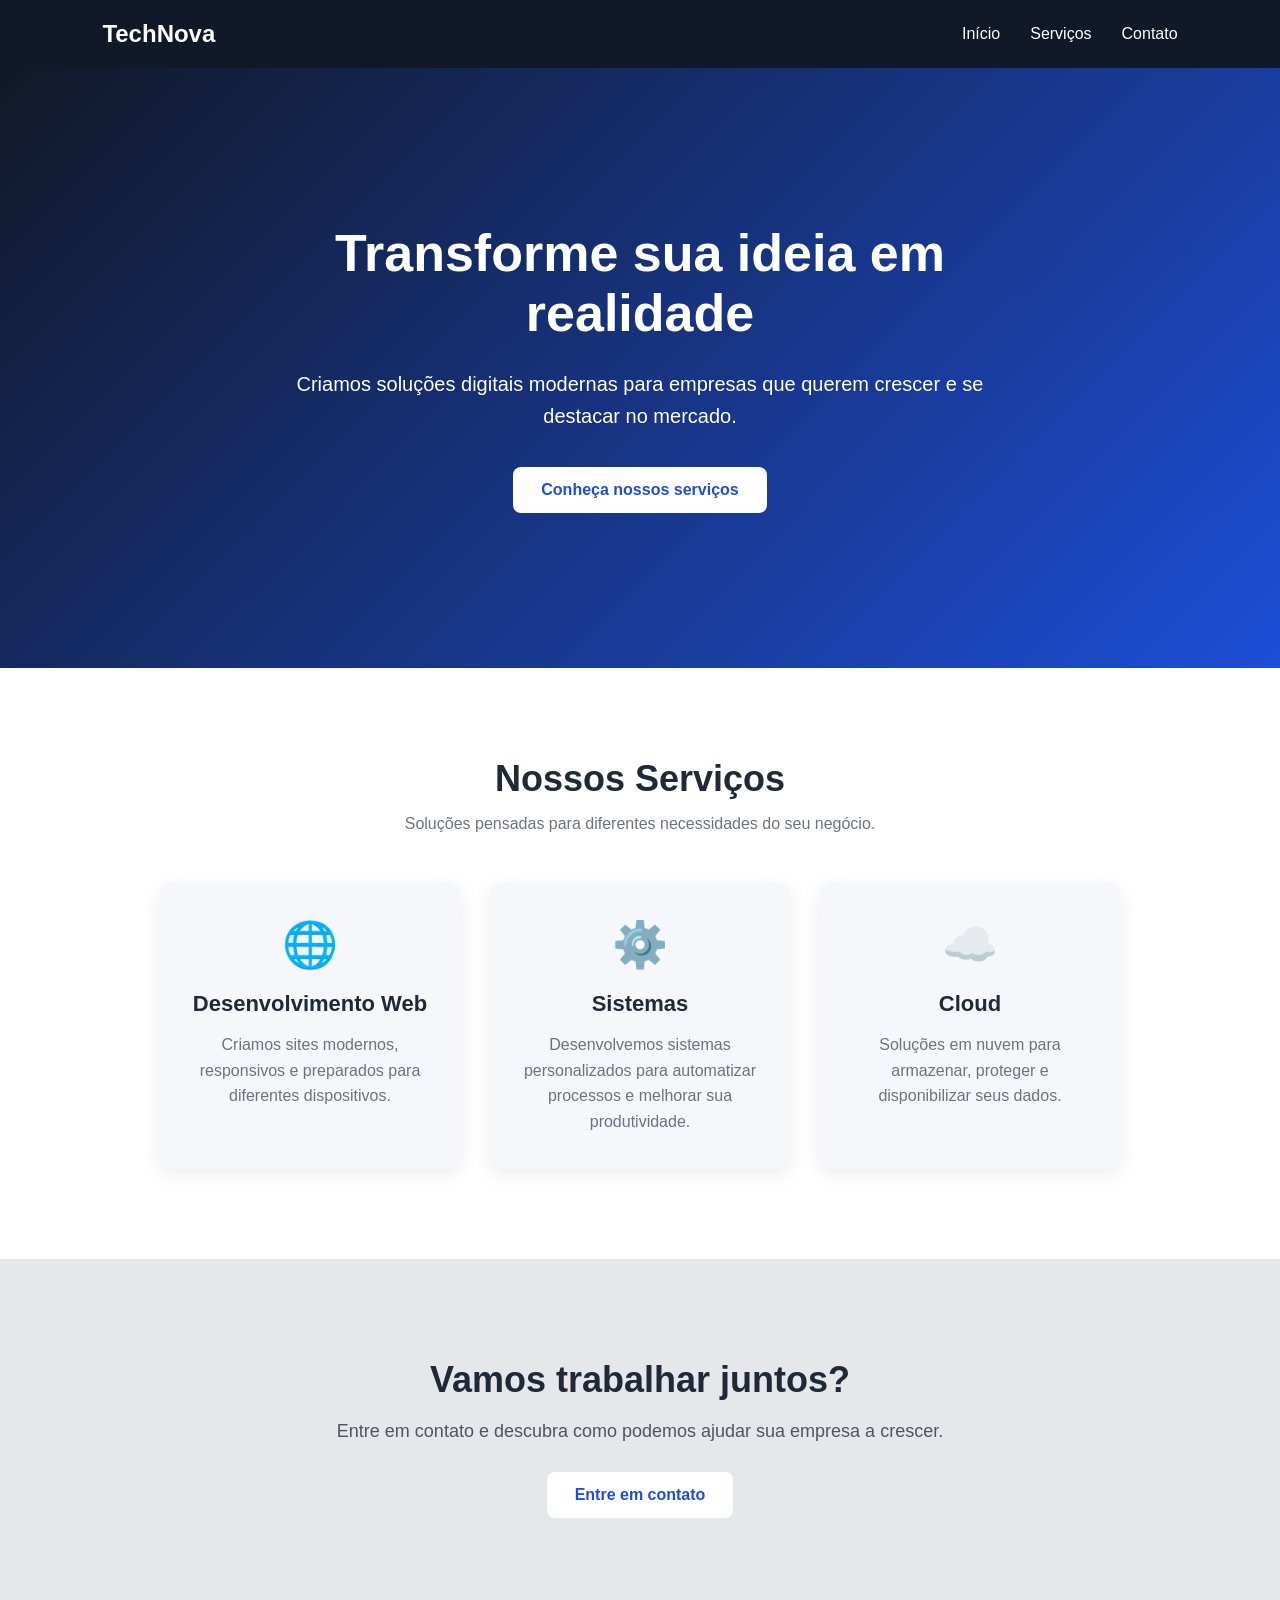
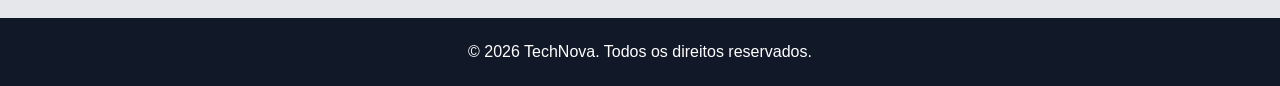
<file: index.html>
<!DOCTYPE html>
<html lang="pt-BR">

<head>
    <meta charset="UTF-8">
    <meta name="viewport" content="width=device-width, initial-scale=1.0">

    <title>TechNova | Soluções Digitais</title>

    <link rel="stylesheet" href="style.css">
</head>

<body>

    <!-- Cabeçalho -->
    <header>
        <div class="logo">
            TechNova
        </div>

        <nav>
            <a href="#inicio">Início</a>
            <a href="#servicos">Serviços</a>
            <a href="#contato">Contato</a>
        </nav>
    </header>

    <!-- Seção principal -->
    <main>

        <section id="inicio" class="hero">

            <div class="hero-text">
                <h1>
                    Transforme sua ideia em realidade
                </h1>

                <p>
                    Criamos soluções digitais modernas para empresas
                    que querem crescer e se destacar no mercado.
                </p>

                <a href="#servicos" class="botao">
                    Conheça nossos serviços
                </a>
            </div>

        </section>

        <!-- Serviços -->
        <section id="servicos" class="servicos">

            <h2>Nossos Serviços</h2>

            <p class="descricao">
                Soluções pensadas para diferentes necessidades do seu negócio.
            </p>

            <div class="cards">

                <div class="card">
                    <span>🌐</span>

                    <h3>Desenvolvimento Web</h3>

                    <p>
                        Criamos sites modernos, responsivos e preparados
                        para diferentes dispositivos.
                    </p>
                </div>

                <div class="card">
                    <span>⚙️</span>

                    <h3>Sistemas</h3>

                    <p>
                        Desenvolvemos sistemas personalizados para
                        automatizar processos e melhorar sua produtividade.
                    </p>
                </div>

                <div class="card">
                    <span>☁️</span>

                    <h3>Cloud</h3>

                    <p>
                        Soluções em nuvem para armazenar, proteger e
                        disponibilizar seus dados.
                    </p>
                </div>

            </div>

        </section>

        <!-- Contato -->
        <section id="contato" class="contato">

            <h2>Vamos trabalhar juntos?</h2>

            <p>
                Entre em contato e descubra como podemos ajudar
                sua empresa a crescer.
            </p>

            <a href="mailto:contato@technova.com" class="botao">
                Entre em contato
            </a>

        </section>

    </main>

    <!-- Rodapé -->
    <footer>

        <p>
            © 2026 TechNova. Todos os direitos reservados.
        </p>

    </footer>

</body>

</html>
</file>
<file: style.css>
/* Configurações gerais */

* {
    margin: 0;
    padding: 0;
    box-sizing: border-box;
}

html {
    scroll-behavior: smooth;
}

body {
    font-family: Arial, Helvetica, sans-serif;
    background-color: #f5f7fa;
    color: #1f2937;
}


/* Cabeçalho */

header {
    display: flex;
    justify-content: space-between;
    align-items: center;

    padding: 20px 8%;

    background-color: #111827;
    color: white;
}

.logo {
    font-size: 24px;
    font-weight: bold;
}

nav {
    display: flex;
    gap: 30px;
}

nav a {
    color: white;
    text-decoration: none;
    font-size: 16px;
}

nav a:hover {
    color: #60a5fa;
}


/* Seção principal */

.hero {
    min-height: 600px;

    display: flex;
    justify-content: center;
    align-items: center;

    text-align: center;

    padding: 80px 20px;

    background: linear-gradient(
        135deg,
        #111827,
        #1d4ed8
    );

    color: white;
}

.hero-text {
    max-width: 750px;
}

.hero h1 {
    font-size: 52px;
    margin-bottom: 25px;
}

.hero p {
    font-size: 20px;
    line-height: 1.6;

    margin-bottom: 35px;
}


/* Botões */

.botao {
    display: inline-block;

    padding: 14px 28px;

    background-color: white;
    color: #1d4ed8;

    text-decoration: none;

    border-radius: 8px;

    font-weight: bold;

    transition: 0.3s;
}

.botao:hover {
    transform: translateY(-3px);
    background-color: #dbeafe;
}


/* Serviços */

.servicos {
    padding: 90px 8%;

    text-align: center;

    background-color: white;
}

.servicos h2 {
    font-size: 36px;
    margin-bottom: 15px;
}

.descricao {
    color: #6b7280;
    margin-bottom: 50px;
}

.cards {
    display: flex;
    justify-content: center;

    gap: 30px;

    flex-wrap: wrap;
}

.card {
    width: 300px;

    padding: 35px 25px;

    border-radius: 12px;

    background-color: #f5f7fa;

    box-shadow: 0 5px 20px rgba(0, 0, 0, 0.08);

    transition: 0.3s;
}

.card:hover {
    transform: translateY(-8px);
}

.card span {
    font-size: 45px;
}

.card h3 {
    margin: 20px 0 15px;

    font-size: 22px;
}

.card p {
    color: #6b7280;

    line-height: 1.6;
}


/* Contato */

.contato {
    padding: 100px 20px;

    text-align: center;

    background-color: #e5e7eb;
}

.contato h2 {
    font-size: 36px;
    margin-bottom: 20px;
}

.contato p {
    margin-bottom: 30px;

    color: #4b5563;

    font-size: 18px;
}


/* Rodapé */

footer {
    padding: 25px;

    text-align: center;

    background-color: #111827;

    color: white;
}


/* Responsividade */

@media (max-width: 768px) {

    header {
        flex-direction: column;
        gap: 20px;
    }

    nav {
        gap: 15px;
    }

    .hero h1 {
        font-size: 38px;
    }

    .hero p {
        font-size: 17px;
    }

    .cards {
        flex-direction: column;
        align-items: center;
    }

    .card {
        width: 100%;
        max-width: 350px;
    }
}
</file>
